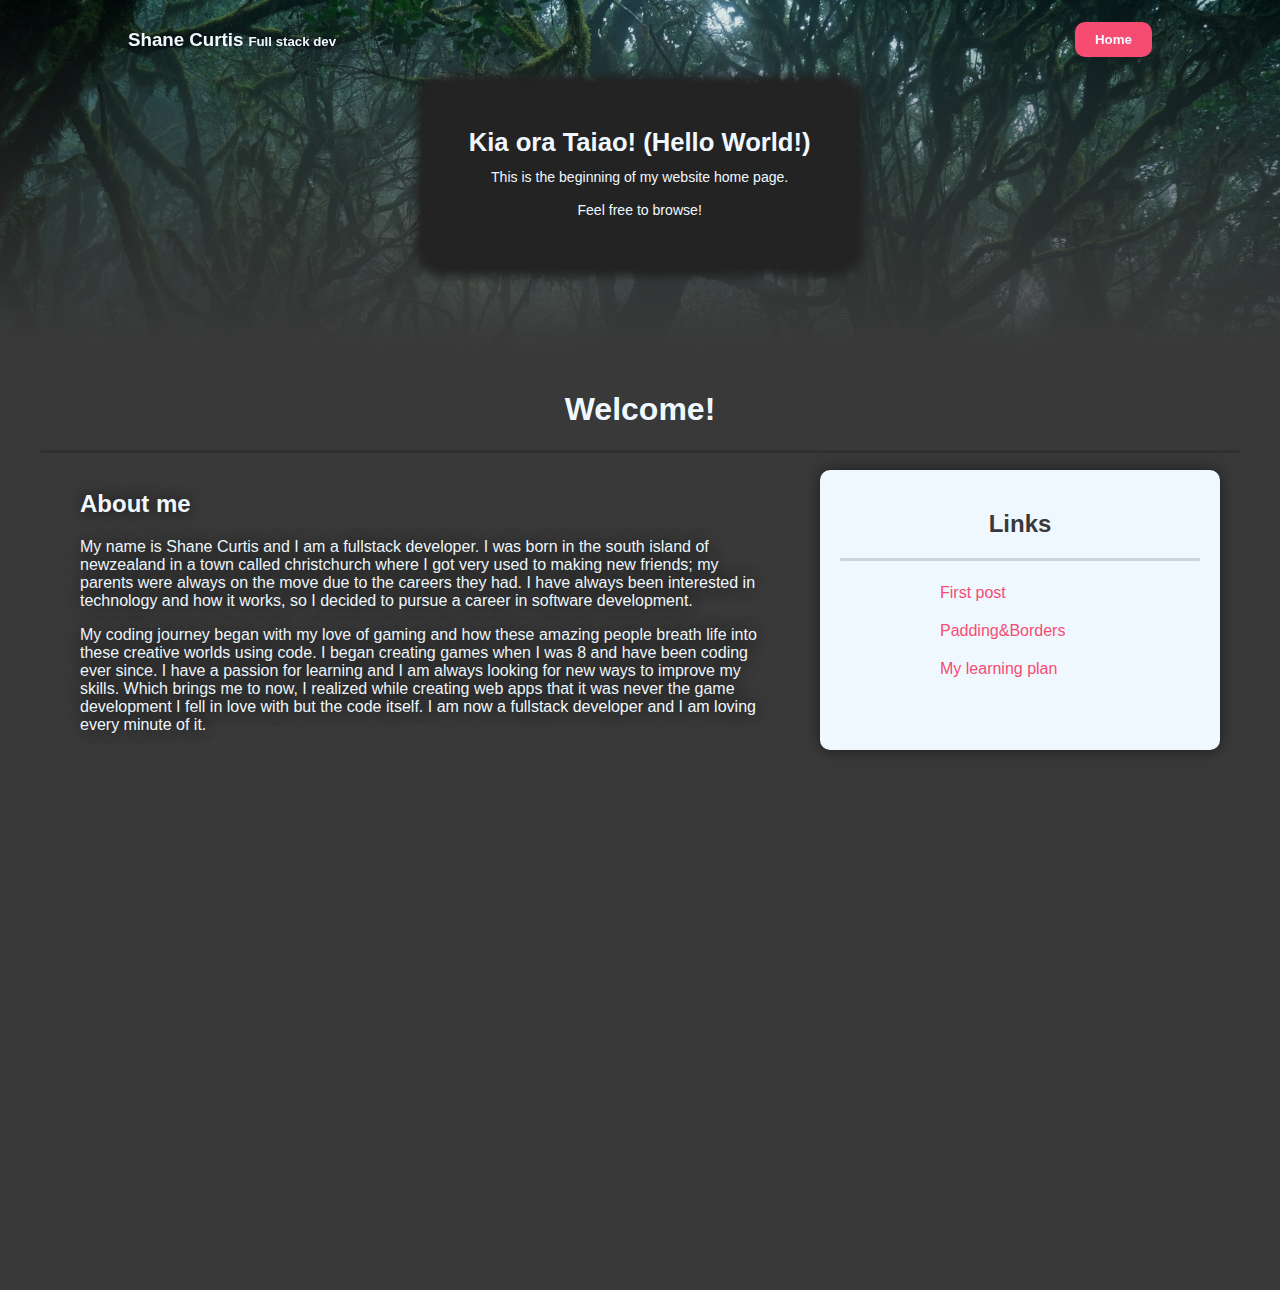
<file: index.html>
<!DOCTYPE html>
<html lang="en">
<head>
    <meta charset="UTF-8">
    <meta name="viewport" content="width=device-width, initial-scale=1.0">
    <link rel="stylesheet" href="/styles/main.css">
    <title>My Blog</title>
</head>
<body>
    <div class="nav-bar">
        <div class="left-nav">
            <h3>Shane Curtis</h3>
            <h5>Full stack dev</h5>
        </div>
        <div class="right-nav">
            <a href="/index.html"><button>Home</button></a>
        </div>
    </div>
    <div class="header">
        <div class="header-container">
            <h1>Kia ora Taiao! (Hello World!)</h1> 
            <p> This is the beginning of my website home page.</p>
            <p> Feel free to browse! </p>
        </div>
    </div>
    <div class="content">
        <h1>Welcome!</h1>
        <div class="divider" />
        <div class="about-me">
            <div class="text-section">
                <h2>About me</h2>
                <p>My name is Shane Curtis and I am a fullstack developer. I was born in the south island of newzealand in a town called christchurch where I got very used to making new friends; my parents were always on the move
                    due to the careers they had. I have always been interested in technology and how it works, so I decided to pursue a career in software development.
                </p>
                <p>My coding journey began with my love of gaming and how these amazing people breath life into these creative worlds using code. 
                    I began creating games when I was 8 and have been coding ever since. I have a passion for learning and I am always looking for new ways to improve my skills. Which brings me to now, I realized while creating web apps that
                    it was never the game development I fell in love with but the code itself. I am now a fullstack developer and I am loving every minute of it.
                </p>
            </div>
            <div class="links">
                <h2>Links</h2>
                <div class="divider">
                <ul>
                    <li><a href="/blog/te-houtaewa-template.html">First post</a></li>
                    <li><a href="/blog/padding-vs-margins.html">Padding&Borders</a></li>
                    <li><a href="/blog/my-learning-plan.html">My learning plan</a></li>
                </ul>
            </div>
        </div>
    </div>
    <script>
        window.addEventListener('scroll', function() {
            const navBar = document.querySelector('.nav-bar');
            if (window.pageYOffset > 20) {
                navBar.classList.add('scrolled');
            } else {
                navBar.classList.remove('scrolled');
            }
        });
    </script>
</body>
</html>
</file>
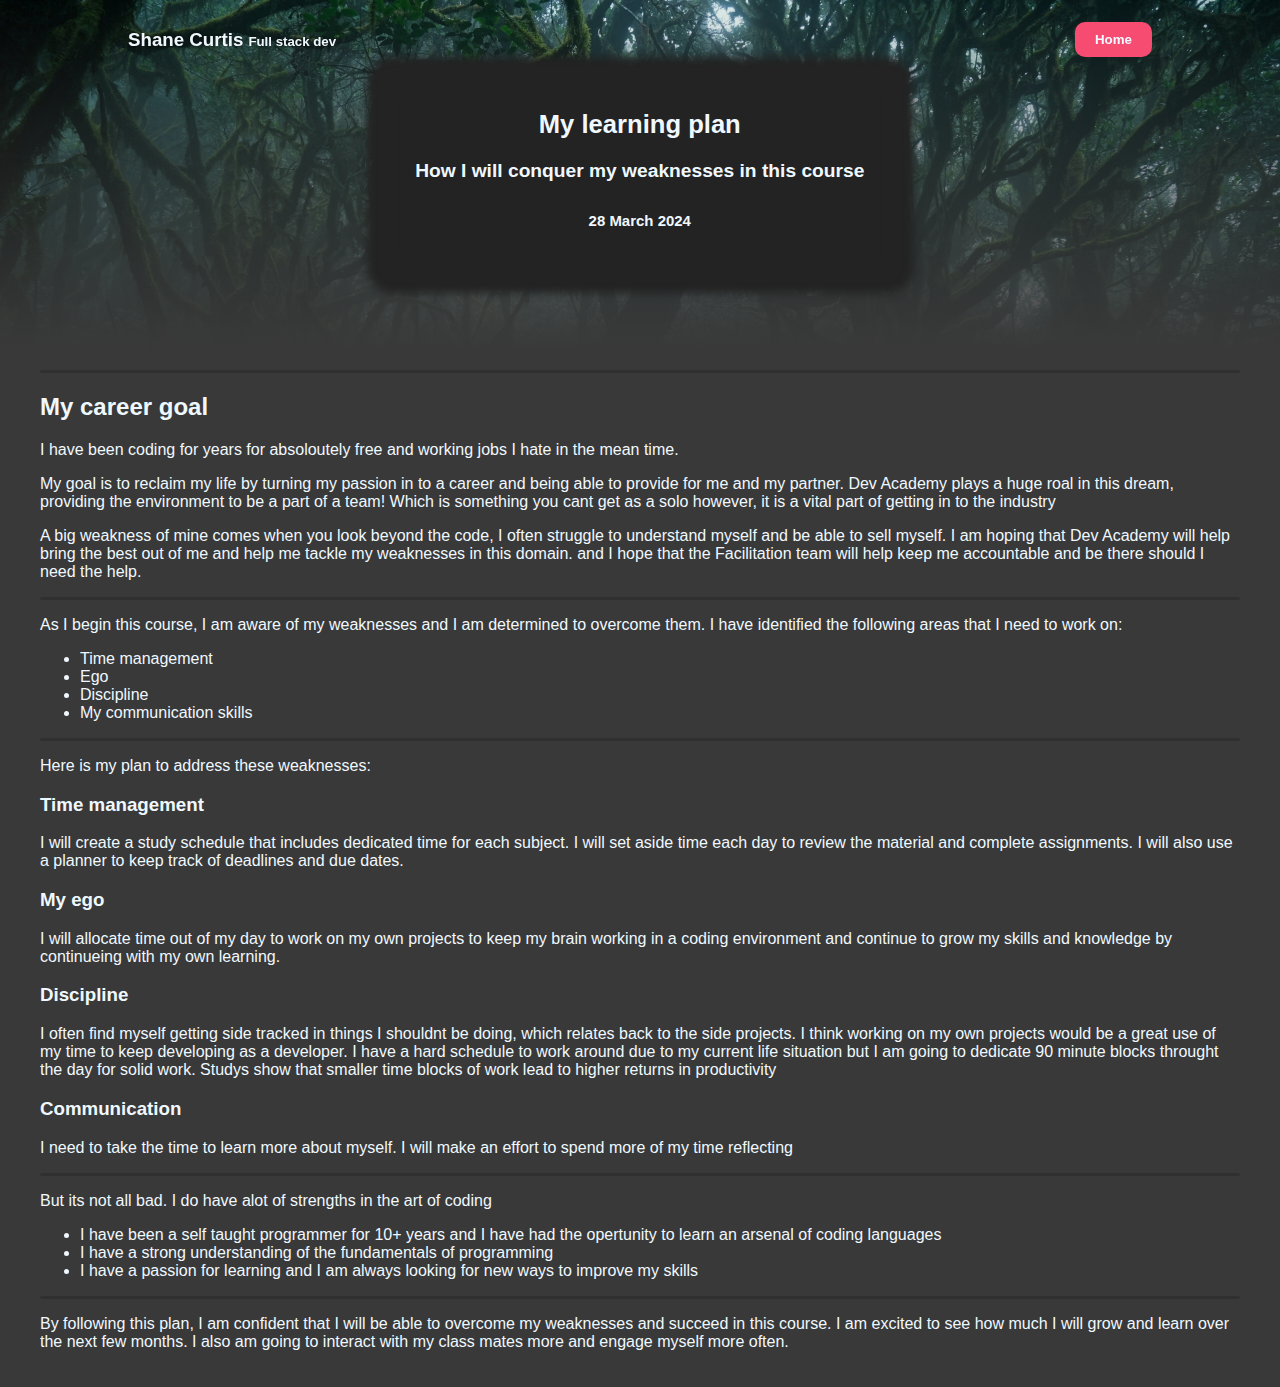
<file: blog/my-learning-plan.html>
<!DOCTYPE html>
<html>
  <head>
    <title>My learning plan</title>
    <meta charset="UTF-8">
    <link href="../styles/main.css" rel="stylesheet">
  </head>
  
  <body>
    <div class="nav-bar">
      <div class="left-nav">
          <h3>Shane Curtis</h3>
          <h5>Full stack dev</h5>
      </div>
      <div class="right-nav">
          <a href="/index.html"><button>Home</button></a>
      </div>
  </div>
  <div class="header">
      <div class="header-container">
        <h1>My learning plan</h1>
        <h2>How I will conquer my weaknesses in this course</h2>
        <h3>28 March 2024</h3>
      </div>
  </div>
  <div class="content">
    <div class="divider"></div>
    <div class="content-container">
      <h2>My career goal</h2>
      <p>I have been coding for years for absoloutely free and working jobs I hate in the mean time.</p>
      <p>My goal is to reclaim my life by turning my passion in to a career and being able to provide for me and my partner. Dev Academy plays a huge roal in this dream, providing the environment to be a part of a team! Which is something you cant get as a solo however, it is a vital part of getting in to the industry</p>
      <p>A big weakness of mine comes when you look beyond the code, I often struggle to understand myself and be able to sell myself. I am hoping that Dev Academy will help bring the best out of me and help me tackle my weaknesses in this domain. and I hope that the Facilitation team will help keep me accountable and be there should I need the help.</p>
      <div class="divider"></div>
      <p>As I begin this course, I am aware of my weaknesses and I am determined to overcome them. I have identified the following areas that I need to work on:</p>
      <ul>
        <li>Time management</li>
        <li>Ego</li>
        <li>Discipline</li>
        <li>My communication skills</li>
      </ul>
      <div class="divider"></div>
      <p>Here is my plan to address these weaknesses:</p>
      <h3>Time management</h3>
      <p>I will create a study schedule that includes dedicated time for each subject. I will set aside time each day to review the material and complete assignments. I will also use a planner to keep track of deadlines and due dates.</p>
      <h3>My ego</h3>
      <p>I will allocate time out of my day to work on my own projects to keep my brain working in a coding environment and continue to grow my skills and knowledge by continueing with my own learning.</p>
      <h3>Discipline</h3>
      <p>I often find myself getting side tracked in things I shouldnt be doing, which relates back to the side projects. I think working on my own projects would be a great use of my time to keep developing as a developer. I have a hard schedule to work around due to my current life situation but I am going to dedicate 90 minute blocks throught the day for solid work. Studys show that smaller time blocks of work lead to higher returns in productivity</p>
      <h3>Communication</h3>
      <p>I need to take the time to learn more about myself. I will make an effort to spend more of my time reflecting</p>
      <div class="divider"></div>
      <p>But its not all bad. I do have alot of strengths in the art of coding</p>
      <ul>
        <li>I have been a self taught programmer for 10+ years and I have had the opertunity to learn an arsenal of coding languages</li>
        <li>I have a strong understanding of the fundamentals of programming</li>
        <li>I have a passion for learning and I am always looking for new ways to improve my skills</li>
      </ul>
      <div class="divider"></div>
      <p>By following this plan, I am confident that I will be able to overcome my weaknesses and succeed in this course. I am excited to see how much I will grow and learn over the next few months. I also am going to interact with my class mates more and engage myself more often.</p>
  </div>
    <script>
      window.addEventListener('scroll', function() {
          const navBar = document.querySelector('.nav-bar');
          if (window.pageYOffset > 20) {
              navBar.classList.add('scrolled');
          } else {
              navBar.classList.remove('scrolled');
          }
      });
  </script>
  </body>
</html>
</file>
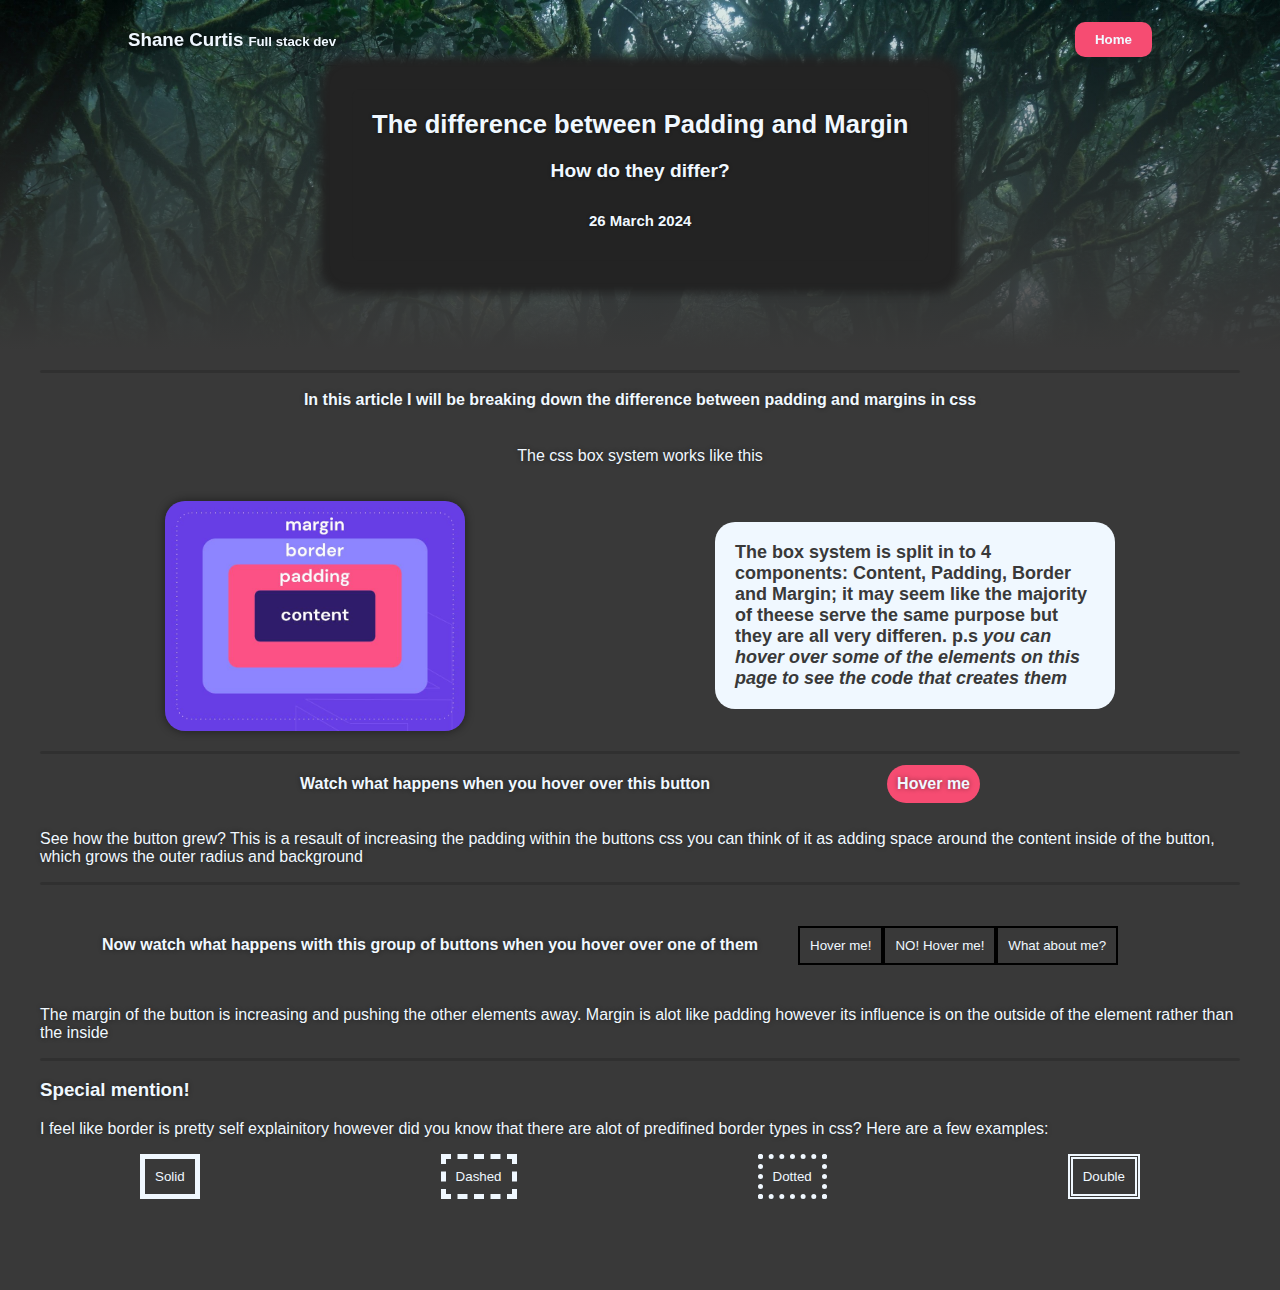
<file: blog/padding-vs-margins.html>
<!DOCTYPE html>
<html lang="en">
<head>
    <meta charset="UTF-8">
    <meta name="viewport" content="width=device-width, initial-scale=1.0">
    <link rel="stylesheet" href="/styles/main.css">
    <link rel="stylesheet" href="/styles/padding-margins.css">
    <title>Padding vs Margin</title>
</head>
<body>
    <div class="nav-bar">
        <div class="left-nav">
            <h3>Shane Curtis</h3>
            <h5>Full stack dev</h5>
        </div>
        <div class="right-nav">
            <a href="/index.html"><button>Home</button></a>
        </div>
    </div>
    <div class="header">
        <div class="header-container">
            <h1>The difference between Padding and Margin</h1>
            <h2>How do they differ?</h2>
            <h3>26 March 2024</h3>
        </div>
    </div>
    <div class="content">
  
        <div class="divider">

        <div>
            <div class="blog-header">
                <h4>In this article I will be breaking down the difference between padding and margins in css</h4>
                <p>The css box system works like this</p>
                <div class="blog-image">
                    <img src="/images/css-box-model.jpg" alt="">
                    <p>The box system is split in to 4 components: Content, Padding, Border and Margin; it may seem like the majority of theese
                        serve the same purpose but they are all very differen. p.s <em>you can hover over some of the elements on this page to see the code that creates them</em></p>
                    <img class="code-show" src="/images/ParagraphCode.PNG" alt="">
                </div>
            </div>
            <div class="divider"></div>
            <!-- Padding Button -->
            <div class="padding-section">
                <h4>Watch what happens when you hover over this button</h4>
                <butto class="padding-button">Hover me</button>
            </div>
            <p>See how the button grew? This is a resault of increasing the padding within the buttons css you can think of it
                as adding space around the content inside of the button, which grows the outer radius and background
            </p>
            <div class="divider"></div>
            <!--Margin Section-->
            <div class="margin-section">
                <h4>Now watch what happens with this group of buttons when you hover over one of them</h4>
                <div class="margin-buttons">
                    <button>Hover me!</button>
                    <button>NO! Hover me!</button>
                    <button>What about me?</button>
                </div>
            </div>
            <p>The margin of the button is increasing and pushing the other elements away. Margin is alot like padding however its
                influence is on the outside of the element rather than the inside
            </p>
            <div class="divider"></div>

            <!--Special mention-->
            <h3>Special mention!</h3>
            <p>I feel like border is pretty self explainitory however did you know that there are alot of predifined border types in css?
                Here are a few examples:
            </p>
            <div class="border-example">
                <button class="border-example-solid">Solid</button>
                <button class="border-example-dashed">Dashed</button>
                <button class="border-example-dotted">Dotted</button>
                <button class="border-example-double">Double</button>
            </div>
        </div>
      </div>
      <script>
        window.addEventListener('scroll', function() {
            const navBar = document.querySelector('.nav-bar');
            if (window.pageYOffset > 20) {
                navBar.classList.add('scrolled');
            } else {
                navBar.classList.remove('scrolled');
            }
        });
    </script>
</body>
</html>
</file>
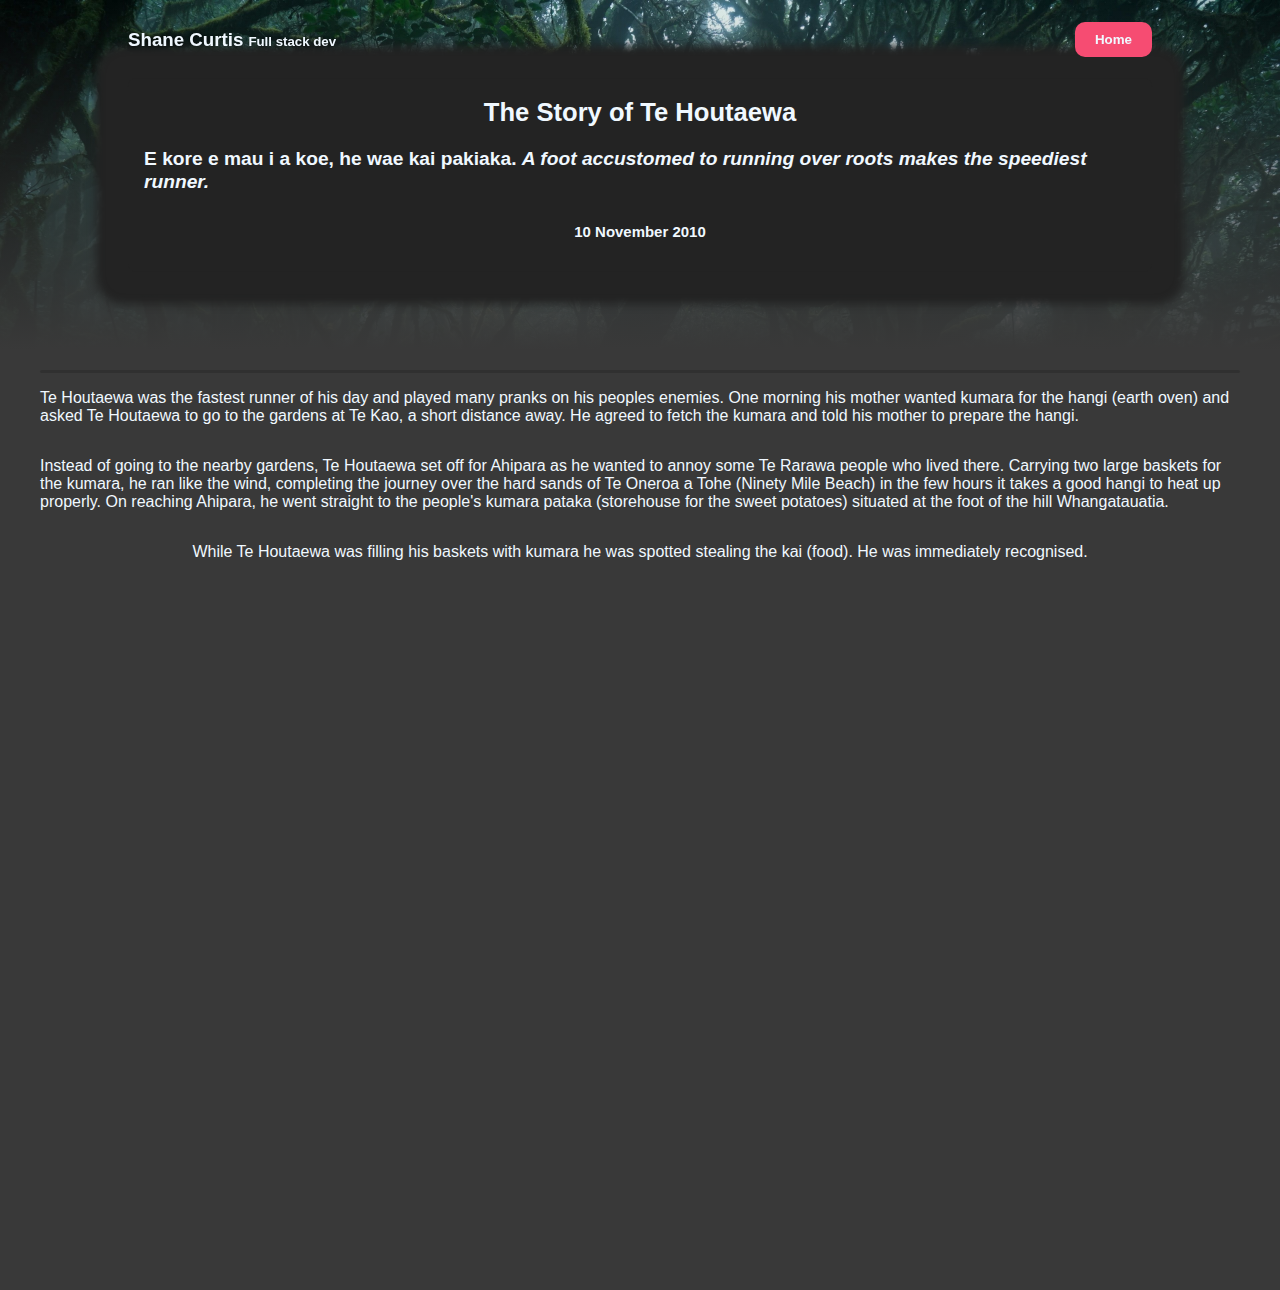
<file: blog/te-houtaewa-template.html>
<!DOCTYPE html>
<html>
  <head>
    <title>Stories and Legends</title>
    <meta charset="UTF-8">
    <link href="../styles/main.css" rel="stylesheet">
  </head>
  
  <body>
    <div class="nav-bar">
      <div class="left-nav">
          <h3>Shane Curtis</h3>
          <h5>Full stack dev</h5>
      </div>
      <div class="right-nav">
          <a href="/index.html"><button>Home</button></a>
      </div>
  </div>
  <div class="header">
      <div class="header-container">
        <h1>The Story of Te Houtaewa</h1>
        <h2>E kore e mau i a koe, he wae kai pakiaka. <em>A foot accustomed to running over roots makes the speediest runner.</em></h2>
        <h3>10 November 2010</h3>
      </div>
  </div>
  <div class="content">
    <div class="divider"></div>
    <p>
      Te Houtaewa was the fastest runner of his day and played many pranks on his peoples enemies. One morning his mother wanted kumara for the hangi (earth oven) and asked Te Houtaewa to go to the gardens at Te Kao, a short distance away. He agreed to fetch the kumara and told his mother to prepare the hangi.
    </p>
    <p>
      Instead of going to the nearby gardens, Te Houtaewa set off for Ahipara as he wanted to annoy some Te Rarawa people who lived there. Carrying two large baskets for the kumara, he ran like the wind, completing the journey over the hard sands of Te Oneroa a Tohe (Ninety Mile Beach) in the few hours it takes a good hangi to heat up properly. On reaching Ahipara, he went straight to the people's kumara pataka (storehouse for the sweet potatoes) situated at the foot of the hill Whangatauatia.
    </p>
    <p>
      While Te Houtaewa was filling his baskets with kumara he was spotted stealing the kai (food). He was immediately recognised.
    </p>
  </div>
    
    <!-- this is a comment. -->
    <script>
      window.addEventListener('scroll', function() {
          const navBar = document.querySelector('.nav-bar');
          if (window.pageYOffset > 20) {
              navBar.classList.add('scrolled');
          } else {
              navBar.classList.remove('scrolled');
          }
      });
  </script>
  </body>
</html>
</file>
<file: styles/main.css>
body {
    background-color: #393939;
    color: aliceblue;
    font-family: Arial, sans-serif;
    margin: 0;
    padding: 0;
}

:root {
    --main-color: #f64c72;
}

/* Home page css */

.divider {
    width: 100%;
    height: 3px;
    background-color: rgba(0, 0, 0, 0.145);
    border-radius: 10px;
}

.header {
    display: flex;
    flex-direction: column;
    align-items: center;
    justify-content: center;
    background: linear-gradient(to top, #393939, rgba(0, 0, 0, 0)), url("/images/header-background.jpg");
    background-size: cover;
    transition: all 200ms ease-in-out;
    width: auto;
    height: 350px;
}

.header h1 {
    font-size: 2em;
    margin: 5px;
    padding: 0;
}

.header p {
    font-size: 1.1em;
    margin-block: 10px;
    padding: 0;
}

.header-container {
    display: flex;
    flex-direction: column;
    align-items: center;
    justify-content: center;
    padding: 20px;
    border-radius: 10px;
    background-color: rgb(35, 35, 35);
    box-shadow: 0 0 10px 40px rgb(35, 35, 35);
    transform: scale(0.8);
}

.content {
    display: flex;
    flex-direction: column;
    align-items: center;
    justify-content: start;
    padding: 20px;
    max-width: 1200px;
    height: 100%;
    min-height: 100vh;
    margin: auto;
}

.nav-bar {
    display: flex;
    flex-direction: row;
    align-items: center;
    justify-content: space-between;
    position: fixed;
    border-radius: 10px;
    width: 80vw;
    left: 50%;
    top: 10px;
    transform: translate(-50%);
    z-index: 1000;
    padding-inline: 20px;
    transition: all 200ms ease-in-out;
}

.nav-bar h3, .nav-bar h5 {
    text-shadow: 0 0 5px rgb(0, 0, 0);
}

.nav-bar.scrolled {
    background-color: aliceblue;
    color: #393939;
    box-shadow: 0 0 10px rgba(0, 0, 0, 0.738);
}

.nav-bar.scrolled h3, .nav-bar.scrolled h5 {
    text-shadow: none;
}

.right-nav button {
    border-style: none;
    background-color: var(--main-color);
    color: aliceblue;
    font-weight: 600;
    padding-block: 10px;
    padding-inline: 20px;
    border-radius: 10px;
    transition: all 200ms ease-in-out;
}

.right-nav button:hover {
    background-color: #393939;
    color: aliceblue;
    cursor: pointer;
    transform: scale(1.1);
}

.left-nav {
    display: flex;
    align-items: center;
    justify-content: center;
}

.left-nav h3 {
    margin-right: 5px;
}

.left-nav h5 {
    position: relative;
    top: 1.5px;
}

.text-section {
    text-shadow: 0 0 15px rgba(0, 0, 0, 0.687);
}

.about-me {
    display: flex;
    flex-direction: row;
    margin-top: 20px;
}

.about-me * {
    margin-inline: 20px;
}

.links {
    display: flex;
    flex-direction: column;
    align-items: center;
    justify-content: start;
    min-width: 30%;
    padding: 20px;
    background-color: aliceblue;
    color: #393939;
    border-radius: 10px;
    box-shadow: 0 0 15px rgba(0, 0, 0, 0.512);
}

.links ul {
    list-style-type: none;
    display: flex;
    flex-direction: column;
    align-items: start;
    justify-content: start;
}

.links ul li {
    margin-block: 10px;
}
.links ul li a {
    text-decoration: none;
    color: var(--main-color);
}

.links ul li a:hover {
    text-decoration: underline;
}
</file>
<file: styles/padding-margins.css>
:root {
    --main-color: #f64c72;
}

body {
    text-shadow: 0 0 5px rgba(0, 0, 0, 0.442);
}

.blog-header {
    display: flex;
    flex-direction: column;
    align-items: center;
    justify-content: center;
    width: 100%;
}

.code-show {
    position: absolute;
    left: 40vw;
    transform: scale(0);
    z-index: 15;
    transition: all 300ms ease-in-out;
}

.blog-image p:hover ~ .code-show {
    left: 20vw;
    transform: scale(1.4);
}

.blog-image {
    display: flex;
    align-items: center;
    justify-content: center;
    flex-direction: row;
    margin-block: 20px;
    width: 100%;
}

.blog-image p {
    width: 30%;
    background-color: aliceblue;
    color: #393939;
    padding: 20px;
    border-radius: 20px;
    font-weight: 300;
    text-shadow: none;
    font-size: large;
    font-weight: 700;
}

.blog-image p:hover {
    cursor: pointer;
}

.blog-image * {
    margin: auto;
}

.blog-header img {
    width: 300px;
    border-radius: 20px;
    box-shadow: 0 0 10px rgba(0, 0, 0, 0.49);
}

.padding-section {
    display: flex;
    align-items: center;
    justify-content: space-between;
    max-width: 60%;
    margin: auto;
}
.padding-section * {
    margin-inline: 20px;

}

.margin-section {
    display: flex;
    align-items: center;
    justify-content: center;
    margin-block: 30px;
}

.margin-section p {
    margin-right: 20px;
}

.margin-section * {
    padding-inline: 20px;
}

.margin-buttons {
    display: flex;
    align-items: center;
    margin-right: 20px;
    width: 30%;
}

.margin-buttons button {
    border-style: solid;
    background-color: #393939;
    color: aliceblue;
    padding: 10px;
    transition: all 300ms ease-in-out;
}

.margin-buttons button:hover {
    background-color: slategray;
    cursor: pointer;
    margin-inline: 15px;
}

.padding-button {
    padding: 10px;
    background-color: var(--main-color);
    color: aliceblue;
    border-style: none;
    border-radius: 20px;
    font-weight: 800;
    transition: all 200ms ease-in-out;
}

.padding-button:hover {
    padding-inline: 20px;
    padding-block: 15px;
    border-radius: 5px;
    cursor: grab;
}

.margin-buttons {
    display: flex;
    align-items: center;
}

.border-example {
    display: flex;
    justify-content: space-between;
    align-items: center;
    margin-inline: 100px;
}

.border-example * {
    background: none;
    color: aliceblue;
    padding: 10px;
}

.border-example-solid {
    background: none;
    color: aliceblue;
    padding: 10px;
    border-style: solid;
    border-color: aliceblue;
    border-width: 5px;
}

.border-example-dashed {
    background: none;
    color: aliceblue;
    padding: 10px;
    border-style: dashed;
    border-color: aliceblue;
    border-width: 5px;
}

.border-example-dotted {
    background: none;
    color: aliceblue;
    padding: 10px;
    border-style: dotted;
    border-color: aliceblue;
    border-width: 5px;
}

.border-example-double {
    background: none;
    color: aliceblue;
    padding: 10px;
    border-style: double;
    border-color: aliceblue;
    border-width: 5px;
}
</file>
